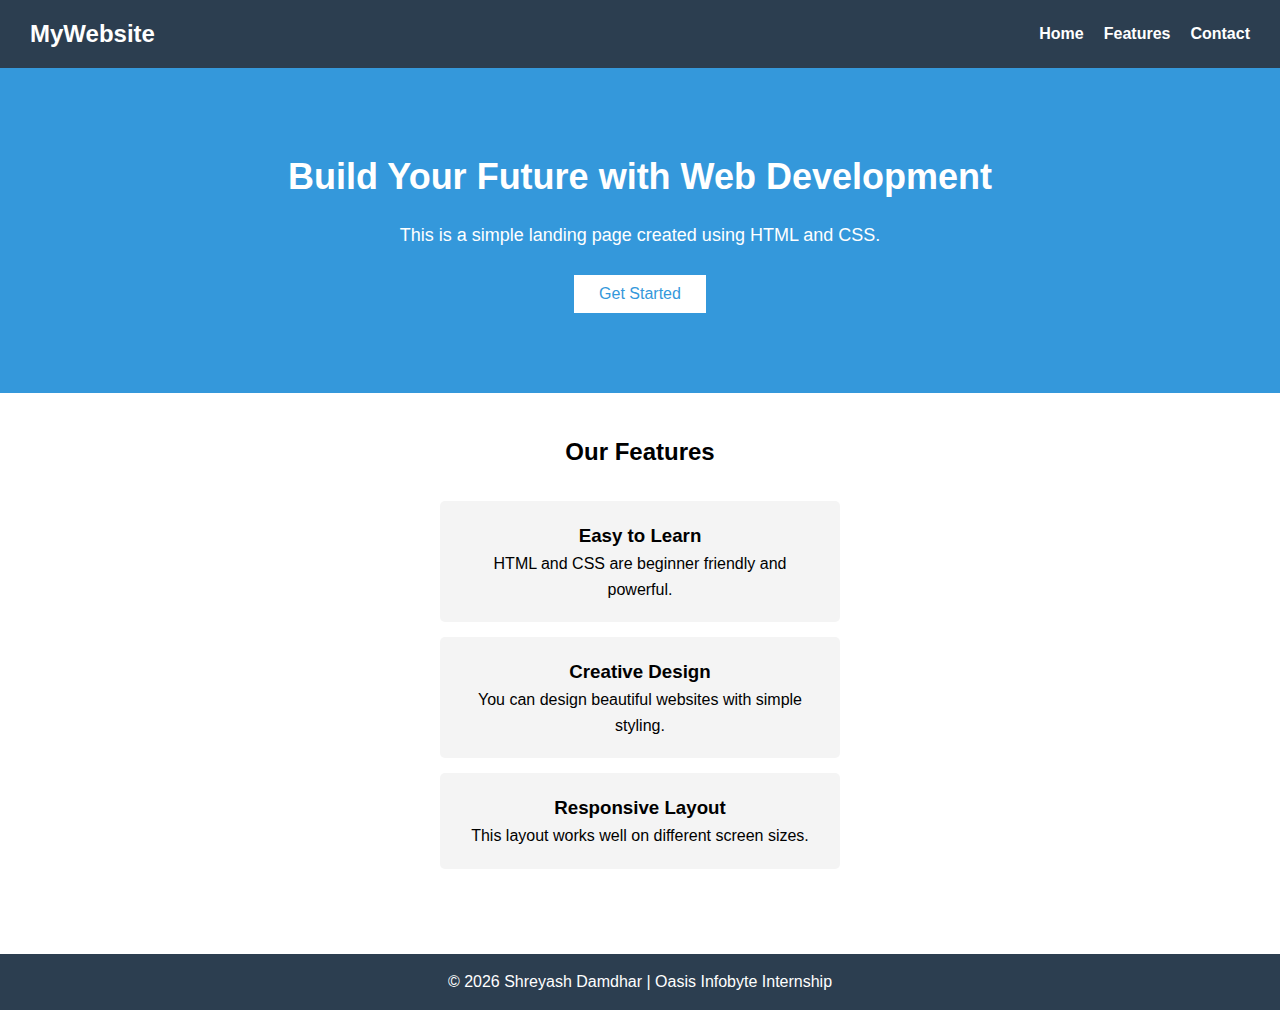
<file: Task-1_LandingPage/index.html>
<!DOCTYPE html>
<html lang="en">
<head>
    <meta charset="UTF-8">
    <title>Landing Page | Oasis Infobyte</title>
    <link rel="stylesheet" href="style.css">
</head>
<body>

    <!-- NAVBAR -->
    <nav class="navbar">
        <h2 class="logo">MyWebsite</h2>
        <ul class="nav-links">
            <li><a href="#">Home</a></li>
            <li><a href="#">Features</a></li>
            <li><a href="#">Contact</a></li>
        </ul>
    </nav>

    <!-- HERO SECTION -->
    <section class="hero">
        <h1>Build Your Future with Web Development</h1>
        <p>This is a simple landing page created using HTML and CSS.</p>
        <button class="btn">Get Started</button>
    </section>

    <!-- FEATURES SECTION -->
    <section class="features">
        <h2>Our Features</h2>

        <div class="feature-box">
            <h3>Easy to Learn</h3>
            <p>HTML and CSS are beginner friendly and powerful.</p>
        </div>

        <div class="feature-box">
            <h3>Creative Design</h3>
            <p>You can design beautiful websites with simple styling.</p>
        </div>

        <div class="feature-box">
            <h3>Responsive Layout</h3>
            <p>This layout works well on different screen sizes.</p>
        </div>
    </section>

    <!-- FOOTER -->
    <footer>
        <p>© 2026 Shreyash Damdhar | Oasis Infobyte Internship</p>
    </footer>

</body>
</html>
</file>
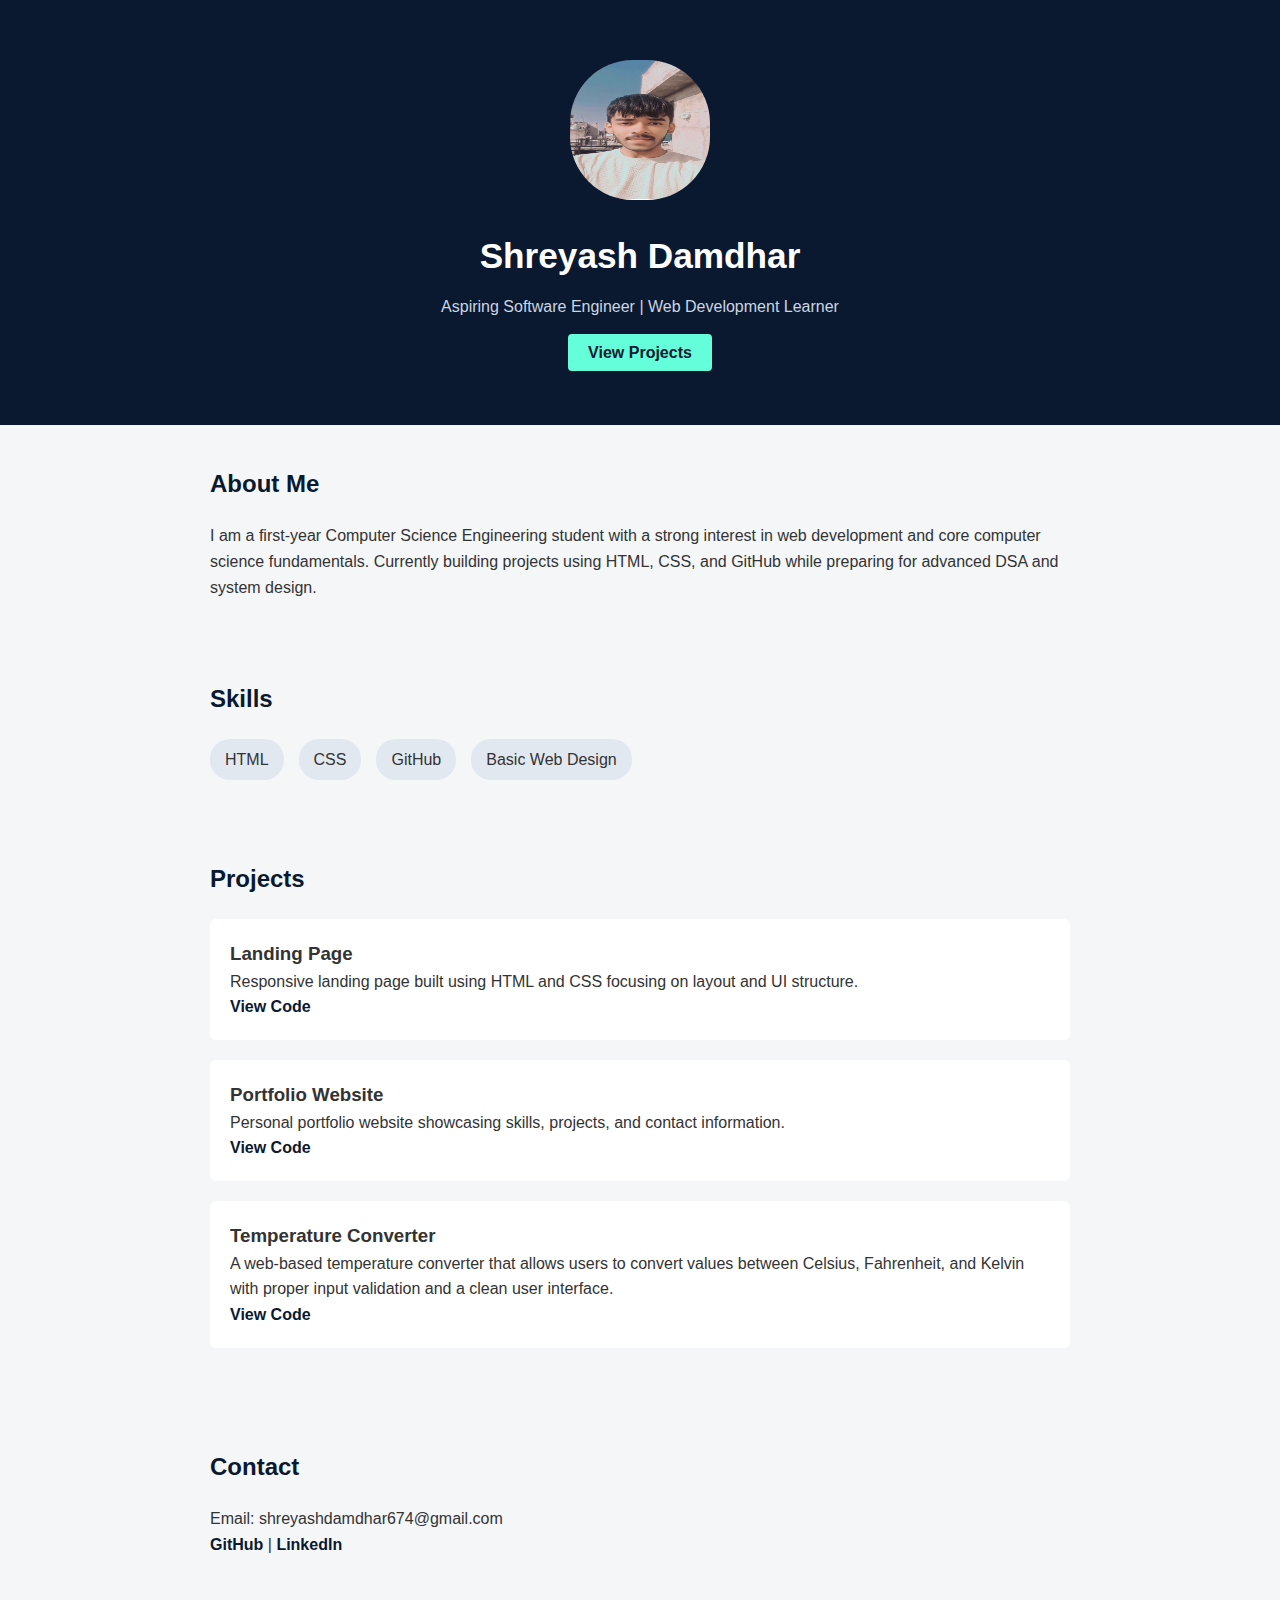
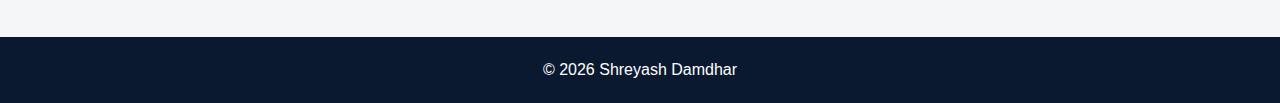
<file: Task-2_Portfolio/index.html>
<!DOCTYPE html>
<html lang="en">
<head>
    <meta charset="UTF-8">
    <meta name="viewport" content="width=device-width, initial-scale=1.0">
    <title>Shreyash | Portfolio</title>
    <link rel="stylesheet" href="style.css">
</head>
<body>

    <!-- HERO SECTION -->
    <header class="hero">
        <img src="assets/profile.jpg" alt="Profile Photo" class="profile-img">
        <h1>Shreyash Damdhar</h1>
        <p>Aspiring Software Engineer | Web Development Learner</p>
        <a href="#projects" class="btn">View Projects</a>
    </header>

    <!-- ABOUT SECTION -->
    <section class="about">
        <h2>About Me</h2>
        <p>
            I am a first-year Computer Science Engineering student with a strong interest in
            web development and core computer science fundamentals. Currently building
            projects using HTML, CSS, and GitHub while preparing for advanced DSA and system design.
        </p>
    </section>

    <!-- SKILLS SECTION -->
    <section class="skills">
        <h2>Skills</h2>
        <ul>
            <li>HTML</li>
            <li>CSS</li>
            <li>GitHub</li>
            <li>Basic Web Design</li>
        </ul>
    </section>

    <!-- PROJECTS SECTION -->
    <section class="projects" id="projects">
        <h2>Projects</h2>

        <div class="project-card">
            <h3>Landing Page</h3>
            <p>Responsive landing page built using HTML and CSS focusing on layout and UI structure.</p>
            <a href="https://github.com/shre2y/OIBSIP/tree/main/Task-1_LandingPage" target="_blank">View Code</a>
        </div>

        <div class="project-card">
            <h3>Portfolio Website</h3>
            <p>Personal portfolio website showcasing skills, projects, and contact information.</p>
            <a href="https://github.com/shre2y/OIBSIP/tree/main/Task-2_Portfolio" target="_blank">View Code</a>
        </div>

        <div class="project-card">
            <h3>Temperature Converter</h3>
            <p>
                A web-based temperature converter that allows users to convert
                values between Celsius, Fahrenheit, and Kelvin with proper input
                validation and a clean user interface.
            </p>
            <a href="https://github.com/shre2y/OIBSIP/tree/main/Task-3_TemperatureConverter" target="_blank">
                View Code
            </a>
        </div>

    </section>

    <!-- CONTACT SECTION -->
    <section class="contact">
        <h2>Contact</h2>
        <p>Email: shreyashdamdhar674@gmail.com</p>
        <p>
            <a href="https://github.com/shre2y" target="_blank">GitHub</a> |
            <a href="https://www.linkedin.com/in/shreyash-damdhar-046791301/" target="_blank">LinkedIn</a>
        </p>
    </section>

    <!-- FOOTER -->
    <footer>
        <p>© 2026 Shreyash Damdhar</p>
    </footer>

</body>
</html>
</file>
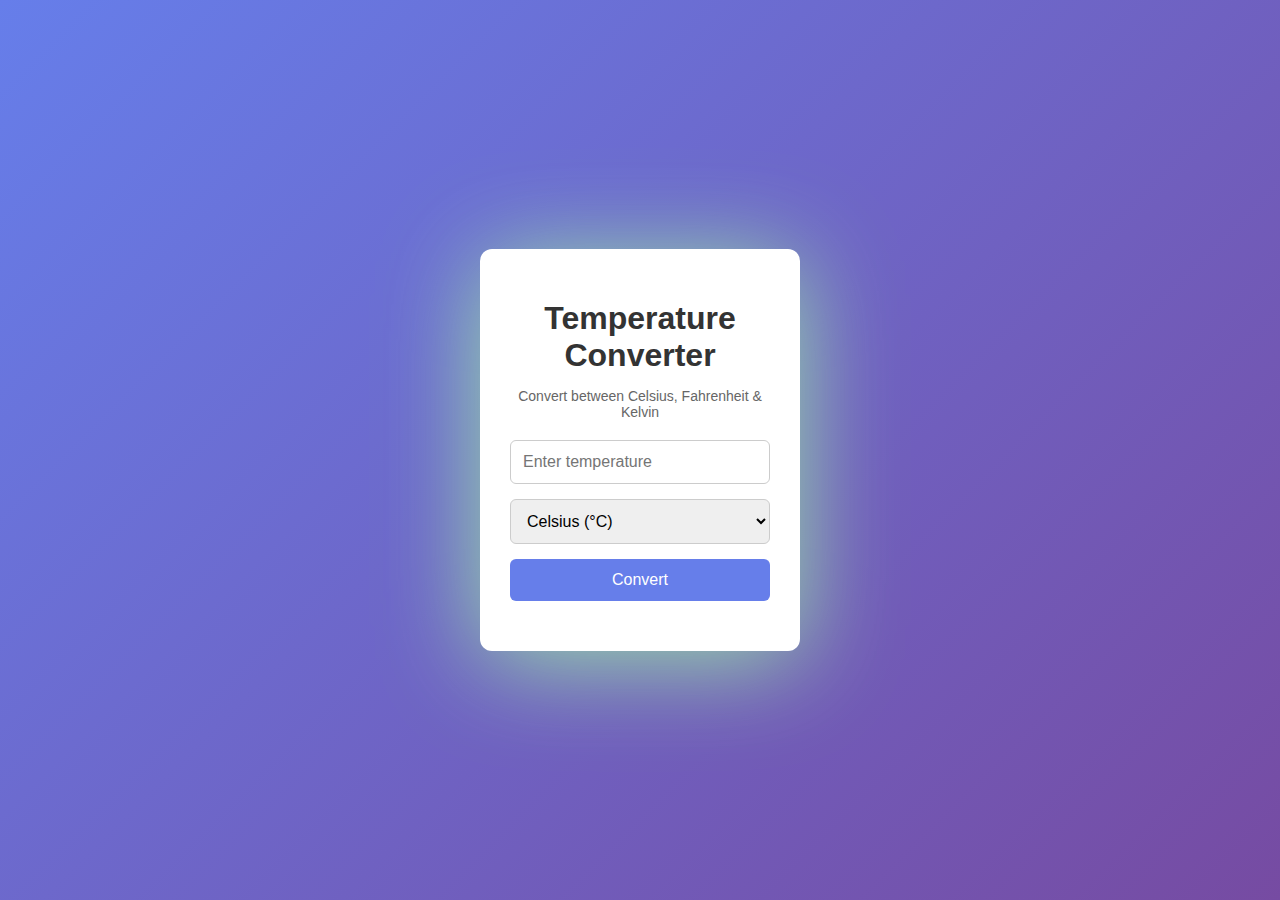
<file: Task-3_TemperatureConverter/index.html>
<!DOCTYPE html>
<html lang="en">
<head>
    <meta charset="UTF-8">
    <meta name="viewport" content="width=device-width, initial-scale=1.0">
    <title>Temperature Converter</title>
    <link rel="stylesheet" href="style.css">
</head>
<body>

    <div class="container">
        <h1>Temperature Converter</h1>
        <p class="subtitle">Convert between Celsius, Fahrenheit & Kelvin</p>

        <input 
            type="number" 
            id="temperatureInput" 
            placeholder="Enter temperature"
        >

        <select id="unitSelect">
            <option value="celsius">Celsius (°C)</option>
            <option value="fahrenheit">Fahrenheit (°F)</option>
            <option value="kelvin">Kelvin (K)</option>
        </select>

        <button onclick="convertTemperature()">Convert</button>

        <div class="result" id="result"></div>
    </div>

    <script>
        function convertTemperature() {
            const tempInput = document.getElementById("temperatureInput").value;
            const unit = document.getElementById("unitSelect").value;
            const resultDiv = document.getElementById("result");

            if (tempInput === "") {
                resultDiv.innerHTML = "⚠️ Please enter a temperature value.";
                return;
            }

            const temp = parseFloat(tempInput);
            let resultText = "";

            if (unit === "celsius") {
                const f = (temp * 9/5) + 32;
                const k = temp + 273.15;
                resultText = `${f.toFixed(2)} °F | ${k.toFixed(2)} K`;
            } 
            else if (unit === "fahrenheit") {
                const c = (temp - 32) * 5/9;
                const k = c + 273.15;
                resultText = `${c.toFixed(2)} °C | ${k.toFixed(2)} K`;
            } 
            else if (unit === "kelvin") {
                const c = temp - 273.15;
                const f = (c * 9/5) + 32;
                resultText = `${c.toFixed(2)} °C | ${f.toFixed(2)} °F`;
            }

            resultDiv.innerHTML = resultText;
        }
    </script>

</body>
</html>
</file>
<file: Task-2_Portfolio/style.css>
* {
    margin: 0;
    padding: 0;
    box-sizing: border-box;
    font-family: Arial, Helvetica, sans-serif;
}

body {
    background-color: #f4f6f8;
    color: #333;
    line-height: 1.6;
}

/* HERO */
.hero {
    background-color: #0a192f;
    color: #fff;
    text-align: center;
    padding: 60px 20px;
}

.profile-img {
    width: 140px;
    height: 140px;
    border-radius: 45%;
    margin-bottom: 20px;
}

.hero h1 {
    font-size: 2.2rem;
}

.hero p {
    margin: 10px 0 20px;
    color: #cbd5e1;
}

.btn {
    text-decoration: none;
    background-color: #64ffda;
    color: #0a192f;
    padding: 10px 20px;
    border-radius: 4px;
    font-weight: bold;
}

/* SECTIONS */
section {
    padding: 40px 20px;
    max-width: 900px;
    margin: auto;
}

h2 {
    margin-bottom: 20px;
    color: #0a192f;
}

/* SKILLS */
.skills ul {
    list-style: none;
    display: flex;
    gap: 15px;
    flex-wrap: wrap;
}

.skills li {
    background-color: #e2e8f0;
    padding: 8px 15px;
    border-radius: 20px;
}

/* PROJECTS */
.project-card {
    background-color: #fff;
    padding: 20px;
    margin-bottom: 20px;
    border-radius: 6px;
}

.project-card a {
    text-decoration: none;
    color: #0a192f;
    font-weight: bold;
}

/* CONTACT */
.contact a {
    text-decoration: none;
    color: #0a192f;
    font-weight: bold;
}

/* FOOTER */
footer {
    text-align: center;
    padding: 20px;
    background-color: #0a192f;
    color: #fff;
    margin-top: 40px;
}

/* RESPONSIVE */
@media (max-width: 600px) {
    .skills ul {
        flex-direction: column;
    }
}
</file>
<file: Task-3_TemperatureConverter/style.css>
* {
    box-sizing: border-box;
    font-family: 'Segoe UI', Tahoma, Geneva, Verdana, sans-serif;
}

body {
    height: 100vh;
    margin: 0;
    background: linear-gradient(135deg, #667eea, #764ba2);
    display: flex;
    justify-content: center;
    align-items: center;
}

.container {
    background: #ffffff;
    padding: 30px;
    width: 320px;
    border-radius: 12px;
    box-shadow: 0 10px 100px rgba(163, 245, 164, 0.86);
    text-align: center;
}

h1 {
    margin-bottom: 5px;
    color: #333;
}

.subtitle {
    font-size: 14px;
    color: #666;
    margin-bottom: 20px;
}

input, select {
    width: 100%;
    padding: 12px;
    margin-bottom: 15px;
    border-radius: 6px;
    border: 1px solid #ccc;
    font-size: 16px;
}

button {
    width: 100%;
    padding: 12px;
    border: none;
    background-color: #667eea;
    color: white;
    font-size: 16px;
    border-radius: 6px;
    cursor: pointer;
    transition: background 0.3s;
}

button:hover {
    background-color: #5a67d8;
}

.result {
    margin-top: 20px;
    font-size: 18px;
    font-weight: bold;
    color: #333;
}
</file>
<file: Task-1_LandingPage/style.css>
/* RESET */
* {
    margin: 0;
    padding: 0;
    box-sizing: border-box;
}

/* BODY */
body {
    font-family: Arial, sans-serif;
    line-height: 1.6;
}

/* NAVBAR */
.navbar {
    background-color: #2c3e50;
    color: white;
    padding: 15px 30px;
    display: flex;
    justify-content: space-between;
    align-items: center;
}

.nav-links {
    list-style: none;
    display: flex;
}

.nav-links li {
    margin-left: 20px;
}

.nav-links a {
    color: white;
    text-decoration: none;
    font-weight: bold;
}

/* HERO SECTION */
.hero {
    background-color: #3498db;
    color: white;
    padding: 80px 20px;
    text-align: center;
}

.hero h1 {
    margin-bottom: 15px;
    font-size: 36px;
}

.hero p {
    margin-bottom: 25px;
    font-size: 18px;
}

.btn {
    padding: 10px 25px;
    background-color: white;
    color: #3498db;
    border: none;
    font-size: 16px;
    cursor: pointer;
}

/* FEATURES SECTION */
.features {
    padding: 40px 20px;
    text-align: center;
}

.features h2 {
    margin-bottom: 30px;
}

.feature-box {
    background-color: #f4f4f4;
    padding: 20px;
    margin: 15px auto;
    max-width: 400px;
    border-radius: 5px;
}

/* FOOTER */
footer {
    background-color: #2c3e50;
    color: white;
    text-align: center;
    padding: 15px;
    margin-top: 30px;
}
</file>
